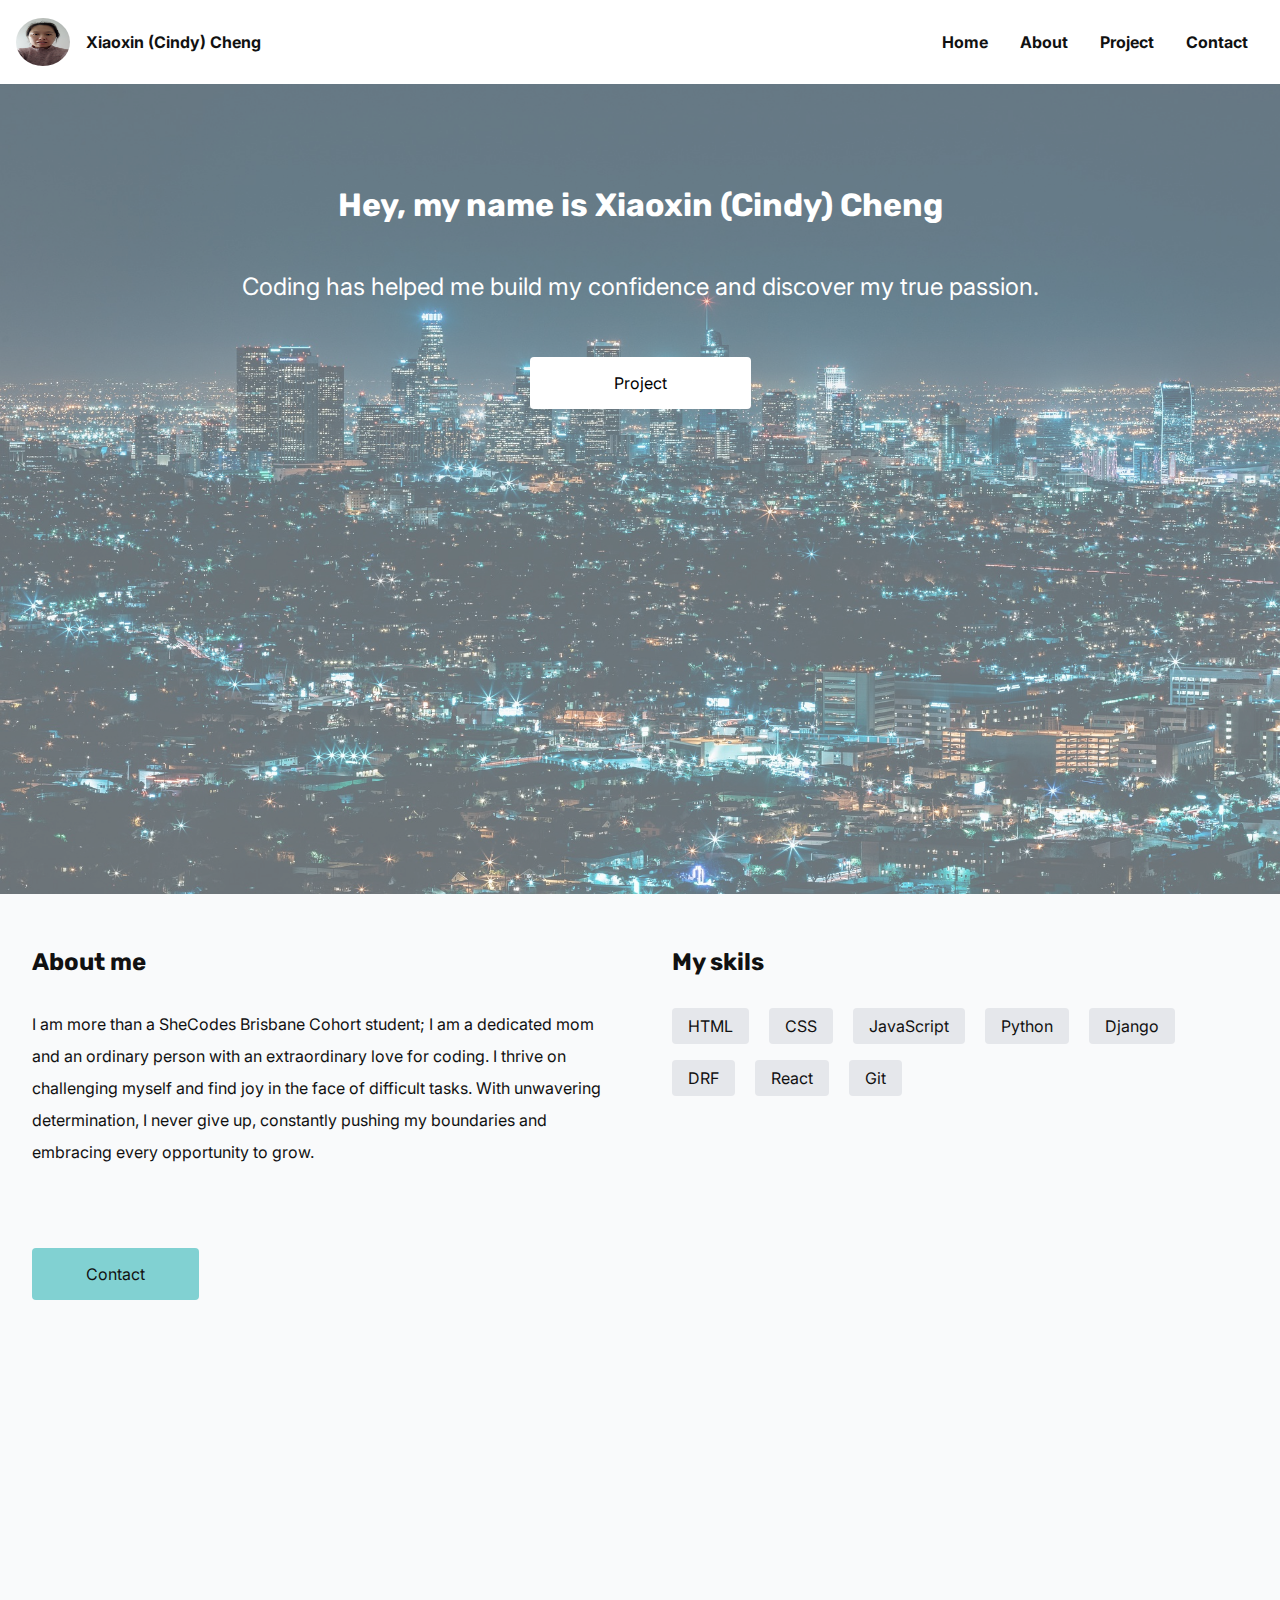
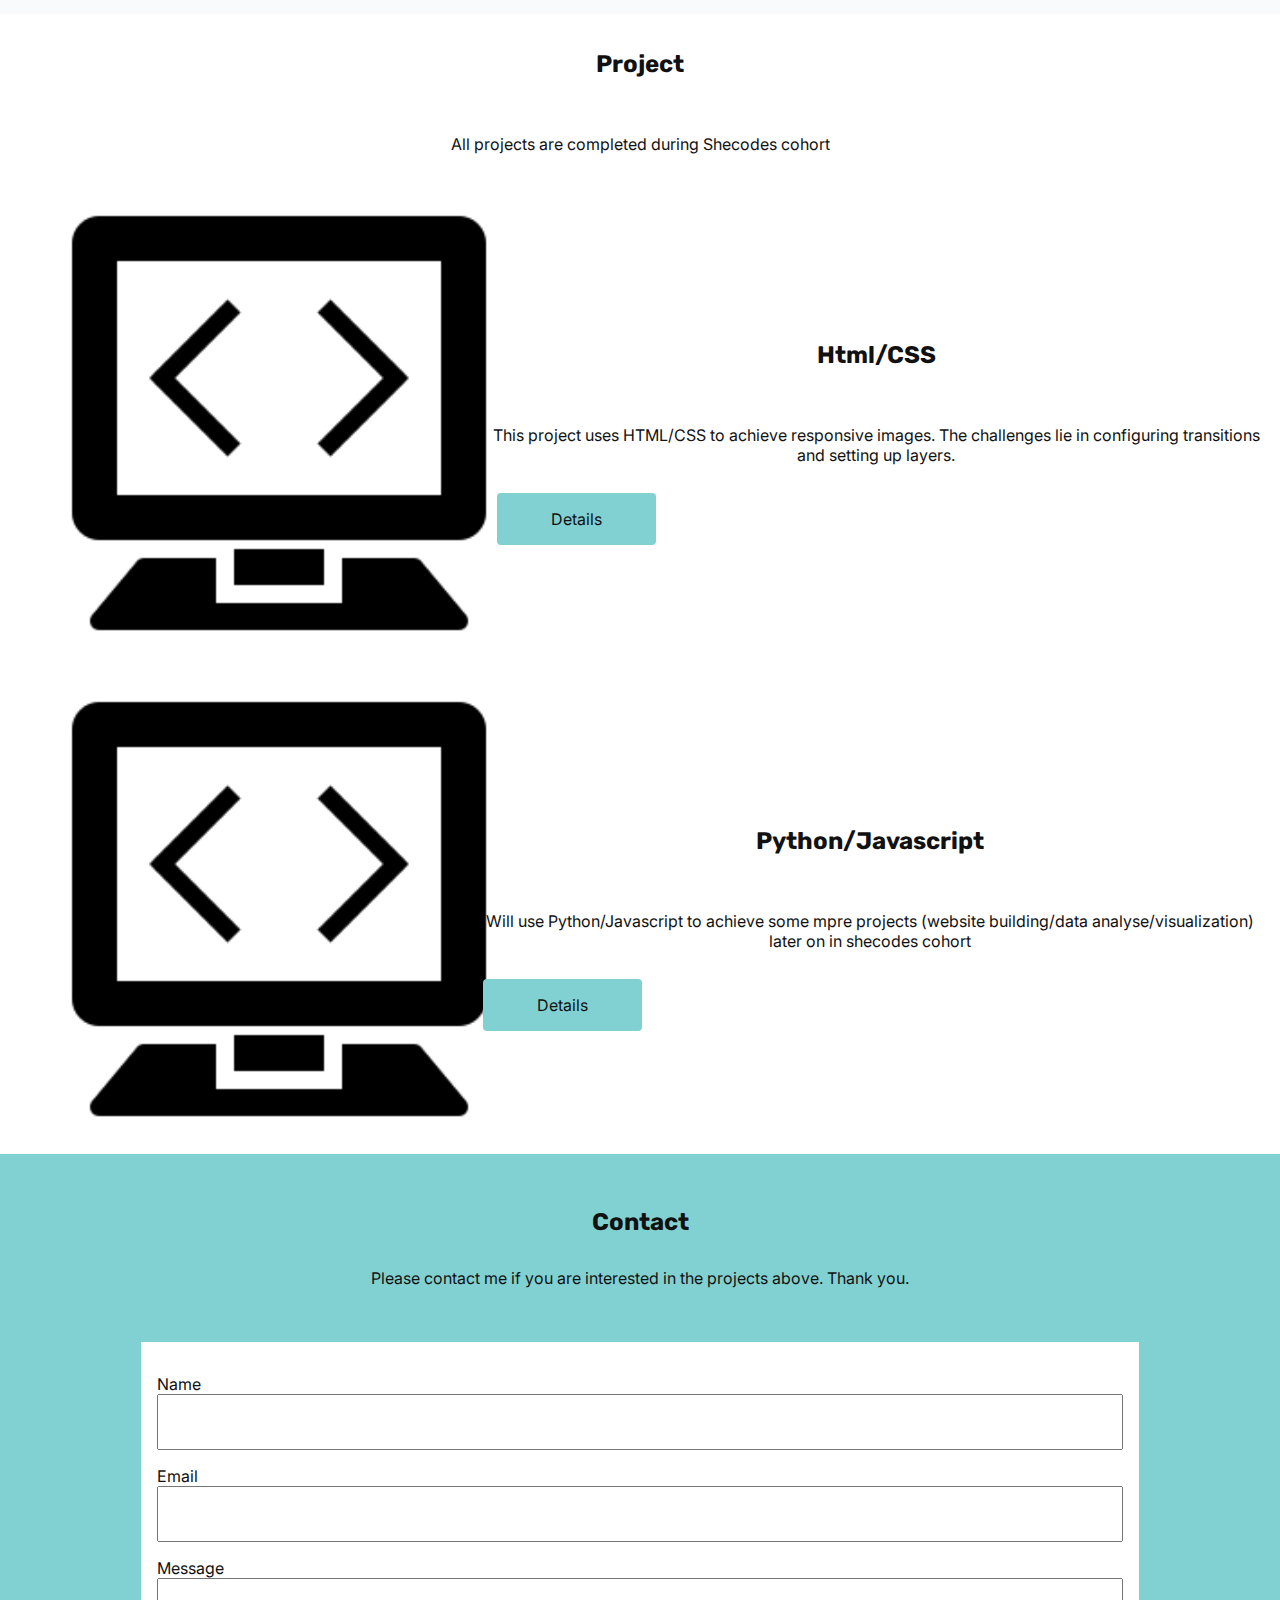
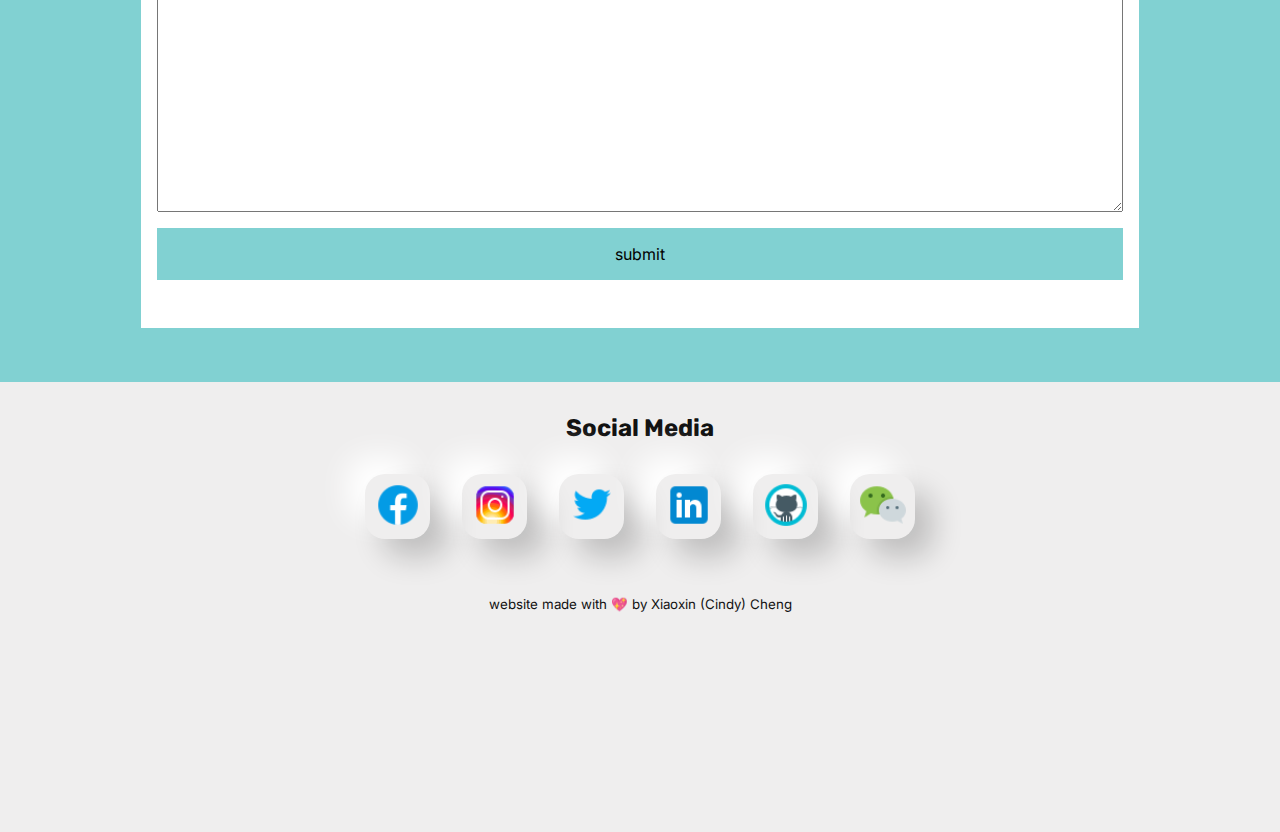
<file: index.html>
<!DOCTYPE html>
<html lang="en">
  <head>
    <meta charset="UTF-8" />
    <meta http-equiv="X-UA-Compatible" content="IE=edge" />
    <meta name="viewport" content="width=device-width, initial-scale=1.0" />
    <title>Cindy Cheng's Portfolio</title>
    <link rel="stylesheet" href="css/portfolio.css" />
  </head>
  <header>
    <div id="header_container">
      <div class="header_logocontainer">
        <img src="image/personal_photo.jpg" alt="" />
        <p>Xiaoxin (Cindy) Cheng</p>
      </div>
      <button class="hamburger_button">
        <svg
          xmlns="http://www.w3.org/2000/svg"
          viewBox="0 0 24 24"
          fill="currentColor"
          class="hamburger-icon"
        >
          <path
            fill-rule="evenodd"
            d="M3 6.75A.75.75 0 013.75 6h16.5a.75.75 0 010 1.5H3.75A.75.75 0 013 6.75zM3 12a.75.75 0 01.75-.75h16.5a.75.75 0 010 1.5H3.75A.75.75 0 013 12zm0 5.25a.75.75 0 01.75-.75h16.5a.75.75 0 010 1.5H3.75a.75.75 0 01-.75-.75z"
            clip-rule="evenodd"
          />
        </svg>
      </button>

      <div class="header_nav">
        <ul>
          <li>
            <a href="#header_container">Home</a>
          </li>
        </ul>
        <ul>
          <li>
            <a href="#homeabout">About</a>
          </li>
        </ul>
        <ul>
          <li>
            <a href="#project">Project</a>
          </li>
        </ul>
        <ul>
          <li>
            <a href="#contact">Contact</a>
          </li>
        </ul>
      </div>
    </div>
    <div class="mobileheader_nav display-none">
      <ul>
        <li>
          <a href="#header_container">Home</a>
        </li>
      </ul>
      <ul>
        <li>
          <a href="#homeabout">About</a>
        </li>
      </ul>
      <ul>
        <li>
          <a href="#project">Project</a>
        </li>
      </ul>
      <ul>
        <li>
          <a href="#contact">Contact</a>
        </li>
      </ul>
    </div>
  </header>
  <body>
    <section id="homehero">
      <img src="image/architecture-1868667_1920.jpg" alt="background image" />
      <div class="homehero_content">
        <h1>Hey, my name is Xiaoxin (Cindy) Cheng</h1>
        <p>
          Coding has helped me build my confidence and discover my true passion.
        </p>
        <a href="#project" class="homehero_btn">Project</a>
      </div>
    </section>
    <section id="homeabout">
      <div class="intro">
        <h2>About me</h2>
        <p>
          I am more than a SheCodes Brisbane Cohort student; I am a dedicated
          mom and an ordinary person with an extraordinary love for coding. I
          thrive on challenging myself and find joy in the face of difficult
          tasks. With unwavering determination, I never give up, constantly
          pushing my boundaries and embracing every opportunity to grow.
        </p>
        <a class="primary_btn" href="#contact">Contact</a>
      </div>
      <div class="skills">
        <h2>My skils</h2>

        <div>HTML</div>
        <div>CSS</div>
        <div>JavaScript</div>
        <div>Python</div>
        <div>Django</div>
        <div>DRF</div>
        <div>React</div>
        <div>Git</div>
      </div>
    </section>
    <section id="project">
      <h2>Project</h2>
      <p>All projects are completed during Shecodes cohort</p>
      <div class="project1">
        <div class="image">
          <img src="image/icons8-coding-250.png" href="#" />
        </div>
        <div>
          <h2>Html/CSS</h2>
          <p>
            This project uses HTML/CSS to achieve responsive images. The
            challenges lie in configuring transitions and setting up layers.
          </p>
          <a href="project1.html" class="primary_btn">Details</a>
        </div>
      </div>
      <div class="project2">
        <div class="image">
          <img src="image/icons8-coding-250.png" href="#" />
        </div>
        <div>
          <h2>Python/Javascript</h2>
          <p>
            Will use Python/Javascript to achieve some mpre projects (website
            building/data analyse/visualization) later on in shecodes cohort
          </p>
          <a href="" class="primary_btn">Details</a>
        </div>
      </div>
    </section>
    <section id="contact">
      <h2>Contact</h2>
      <p>
        Please contact me if you are interested in the projects above. Thank
        you.
      </p>
      <form action="https://formspree.io/f/mzbqwgpa" method="post">
        <label for="Name">Name</label>
        <input tyle="text" name="name" />
        <lable for="Email">Email</lable>
        <input tyle="email" name="email" />
        <lable for="Message">Message</lable>
        <textarea name="message" rows="10px"></textarea>
        <input type="submit" value="submit" />
      </form>
    </section>
  </body>
  <footer>
    <h2>Social Media</h2>
    <div class="media">
      <div class="media_icon">
        <a href="https://github.com/cindycheng061/portfolio">
          <img src="image/icons8-facebook-48.png" alt="iconfb" />
        </a>
      </div>
      <div class="media_icon">
        <a href="https://github.com/cindycheng061/portfolio">
          <img src="image/icons8-instagram-48.png" alt="iconins" />
        </a>
      </div>
      <div class="media_icon">
        <a href="https://github.com/cindycheng061/portfolio">
          <img src="image/icons8-twitter-48.png" alt="icontwitter" />
        </a>
      </div>
      <div class="media_icon">
        <a href="https://github.com/cindycheng061/portfolio">
          <img src="image/icons8-linkedin-48.png" alt="iconlinkein" />
        </a>
      </div>
      <div class="media_icon">
        <a href="https://github.com/cindycheng061/portfolio">
          <img src="image/icons8-github-48.png" />
        </a>
      </div>
      <div class="media_icon">
        <a href="https://github.com/cindycheng061/portfolio">
          <img src="image/icons8-wechat-48.png" alt="iconwechat" />
        </a>
      </div>
    </div>
    <small>website made with 💖 by Xiaoxin (Cindy) Cheng</small>
  </footer>
  <script src="js/script.js"></script>
</html>
</file>
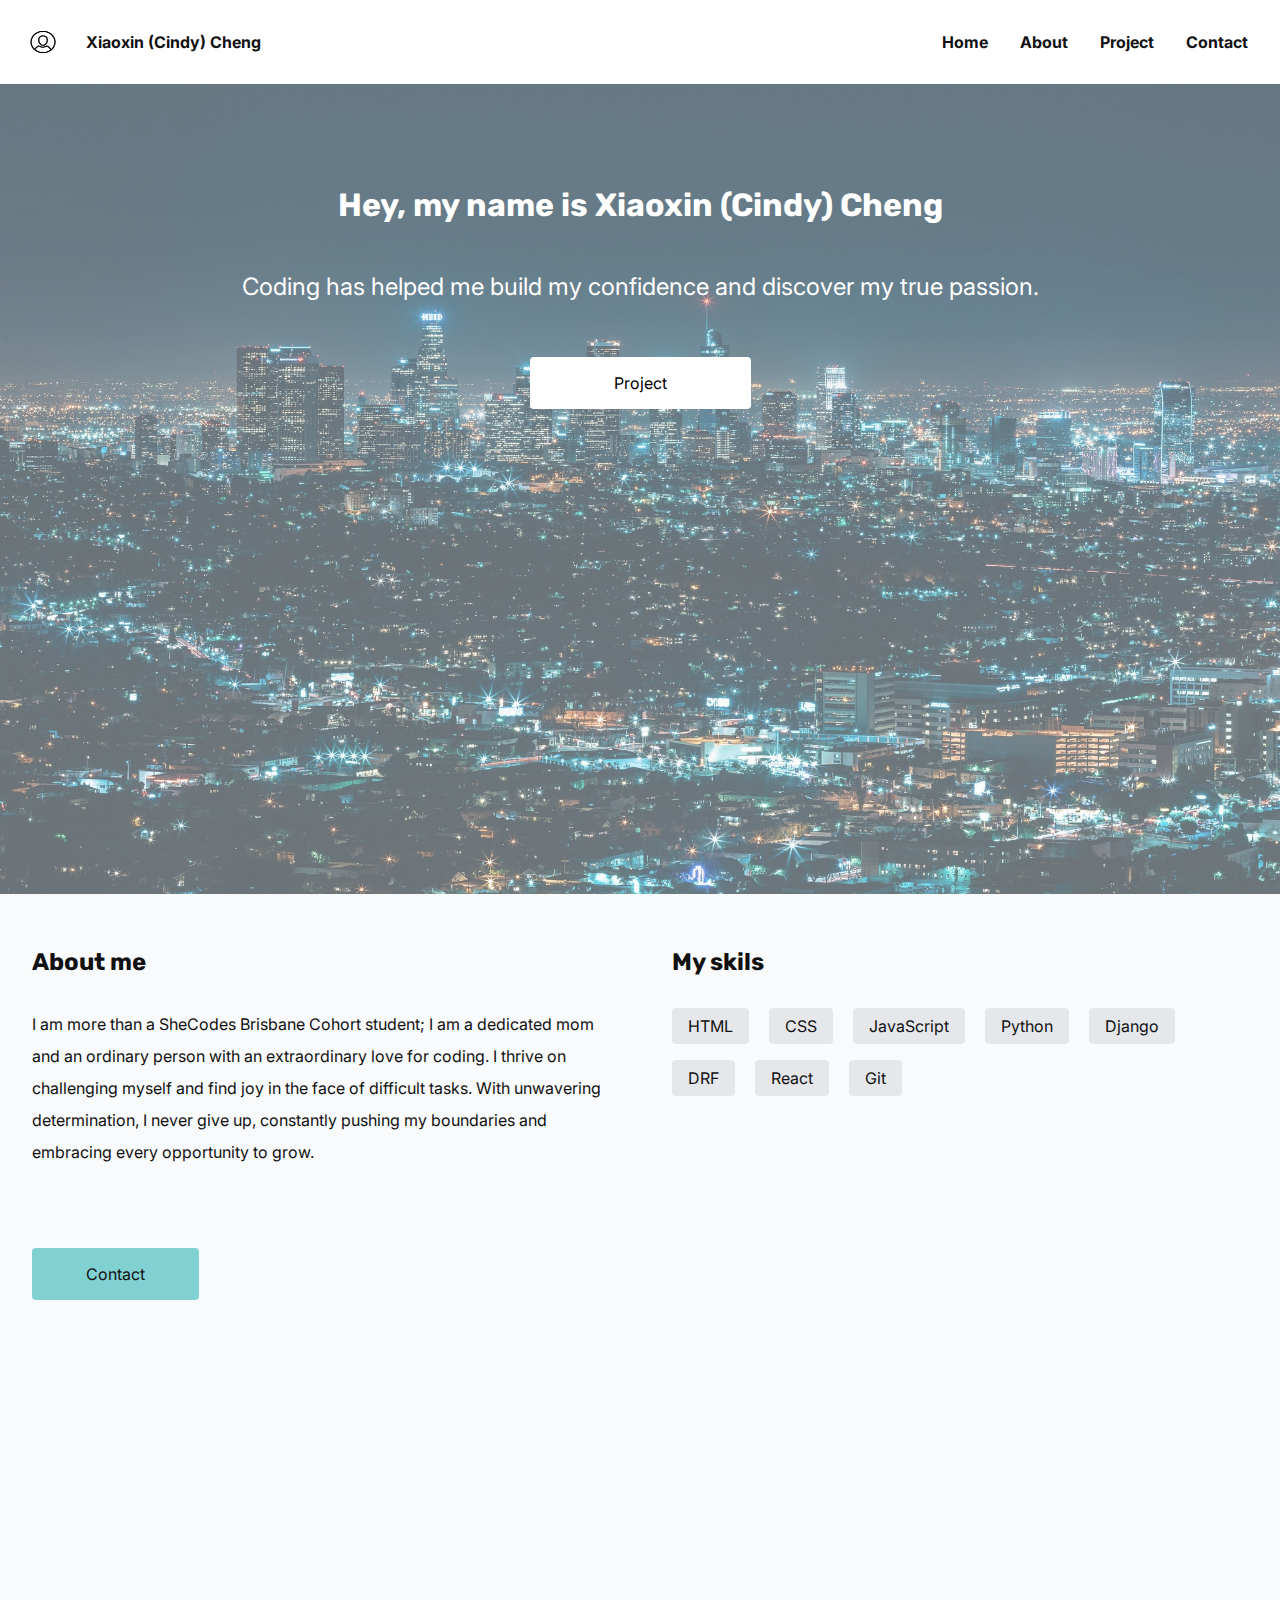
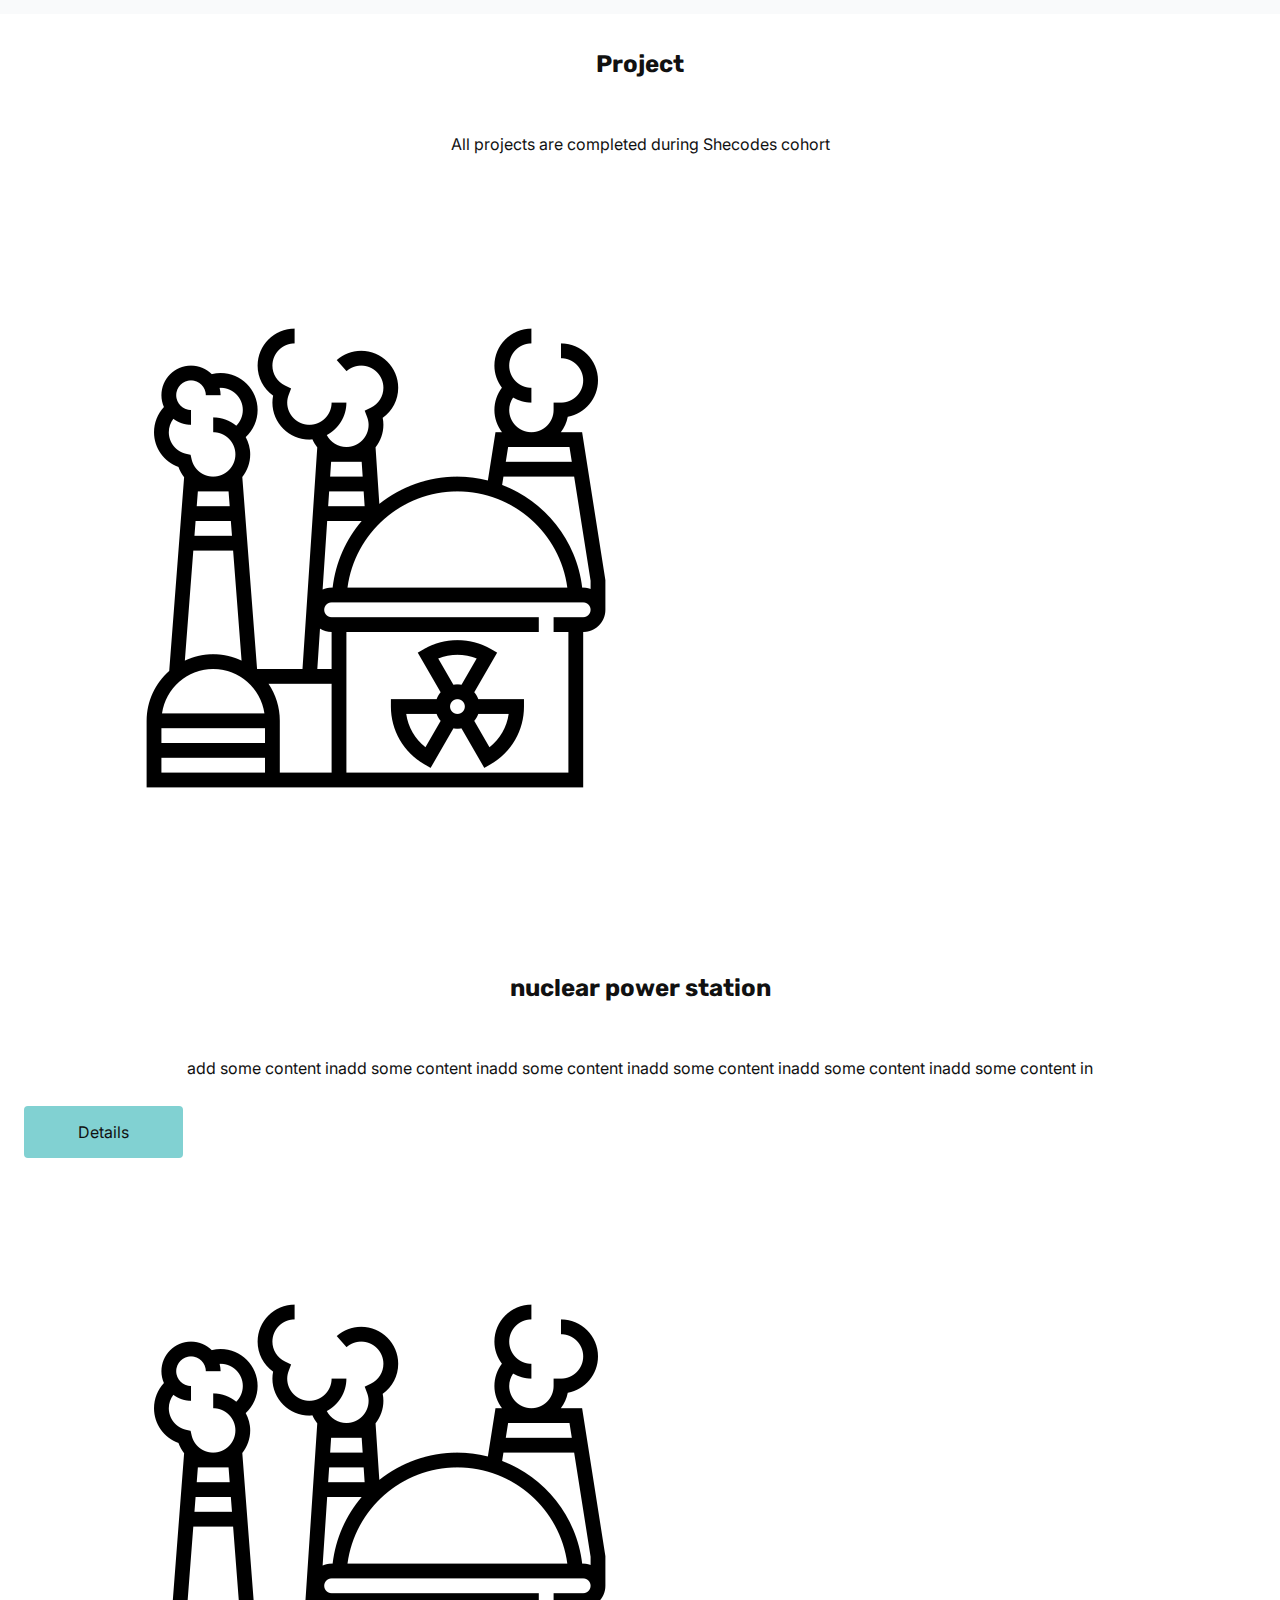
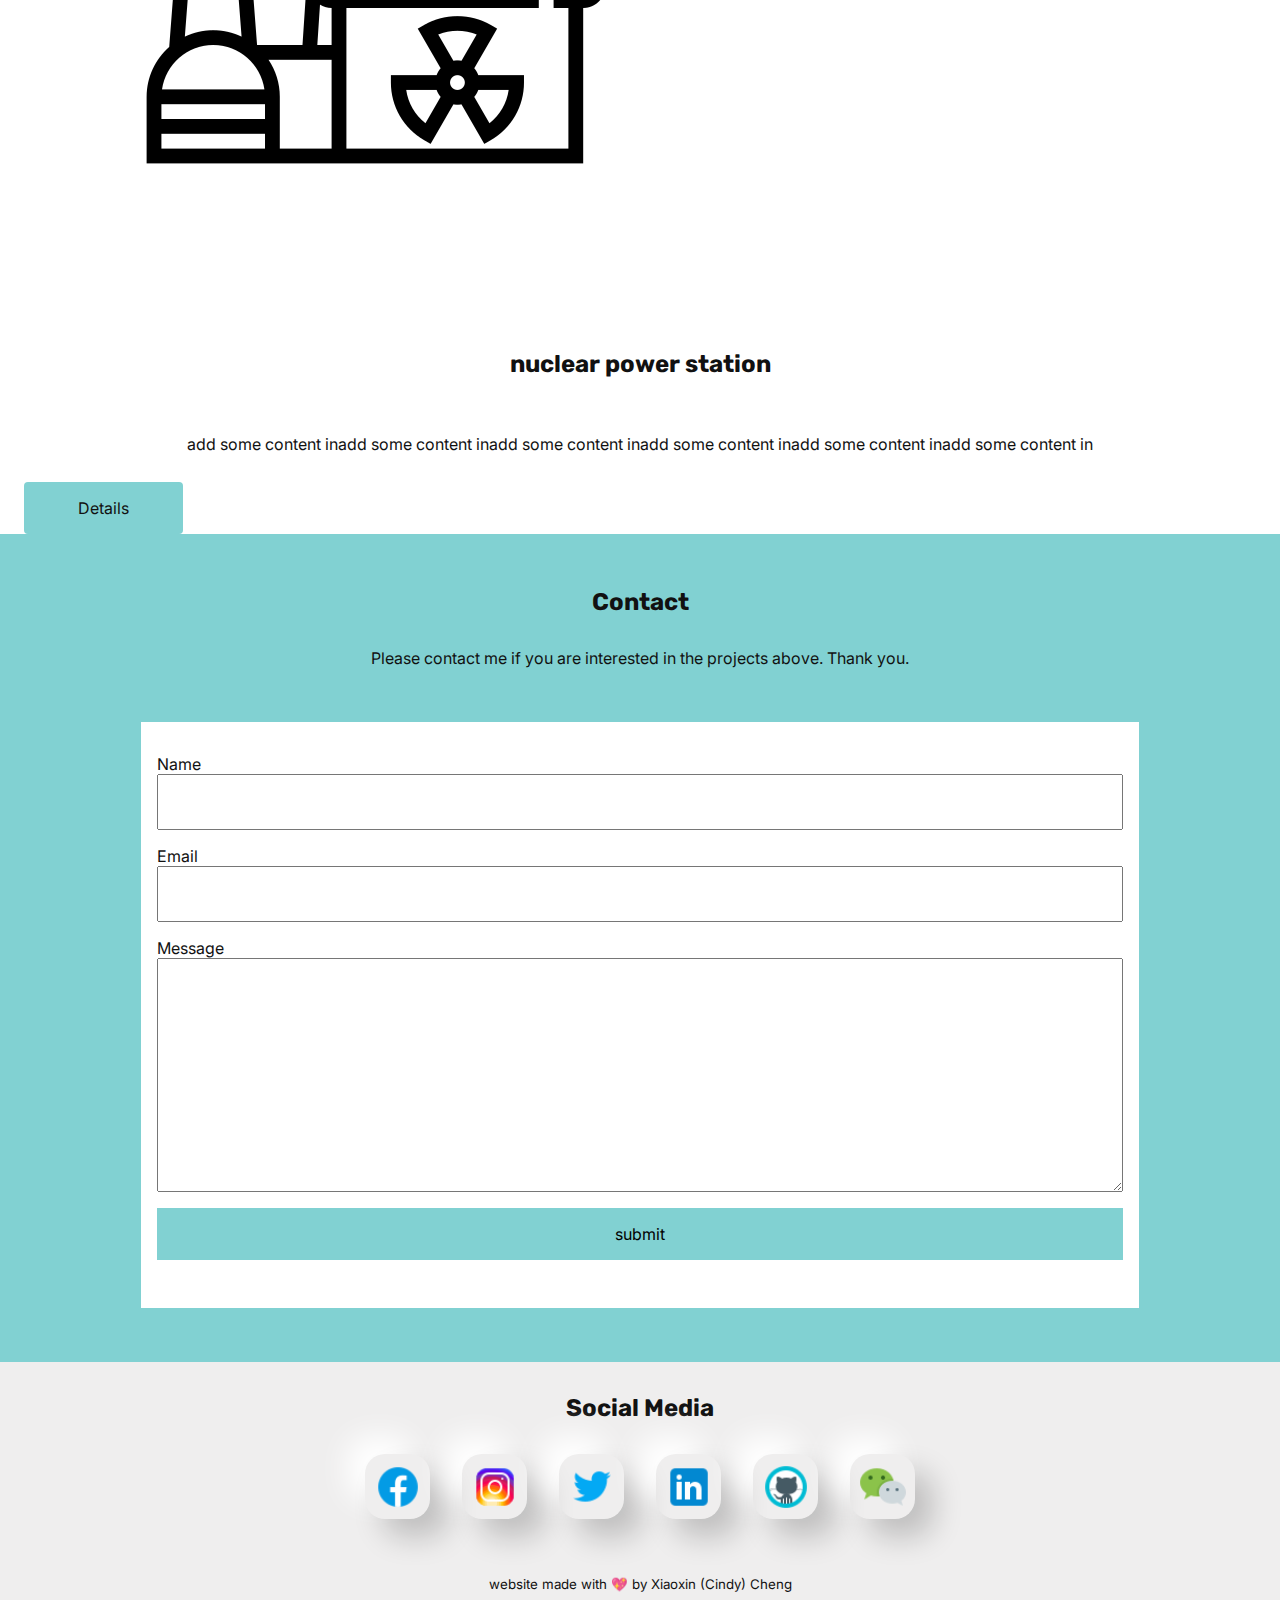
<file: portfolio.html>
<!DOCTYPE html>
<html lang="en">
  <head>
    <meta charset="UTF-8" />
    <meta http-equiv="X-UA-Compatible" content="IE=edge" />
    <meta name="viewport" content="width=device-width, initial-scale=1.0" />
    <title>Cindy Cheng's Portfolio</title>
    <link rel="stylesheet" href="css/portfolio.css" />
  </head>
  <header>
    <div id="header_container">
      <div class="header_logocontainer">
        <img src="image/personal_photo.png" alt="" />
        <p>Xiaoxin (Cindy) Cheng</p>
      </div>
      <div class="header_nav">
        <ul>
          <li>
            <a href="#header_container">Home</a>
          </li>
        </ul>
        <ul>
          <li>
            <a href="#homeabout">About</a>
          </li>
        </ul>
        <ul>
          <li>
            <a href="#project">Project</a>
          </li>
        </ul>
        <ul>
          <li>
            <a href="#contact">Contact</a>
          </li>
        </ul>
      </div>
    </div>
  </header>
  <body>
    <section id="homehero">
      <img src="image/architecture-1868667_1920.jpg" alt="background image" />
      <div class="homehero_content">
        <h1>Hey, my name is Xiaoxin (Cindy) Cheng</h1>
        <p>
          Coding has helped me build my confidence and discover my true passion.
        </p>
        <a href="#project" class="homehero_btn">Project</a>
      </div>
    </section>
    <section id="homeabout">
      <div class="intro">
        <h2>About me</h2>
        <p>
          I am more than a SheCodes Brisbane Cohort student; I am a dedicated
          mom and an ordinary person with an extraordinary love for coding. I
          thrive on challenging myself and find joy in the face of difficult
          tasks. With unwavering determination, I never give up, constantly
          pushing my boundaries and embracing every opportunity to grow.
        </p>
        <a class="primary_btn" href="#contact">Contact</a>
      </div>
      <div class="skills">
        <h2>My skils</h2>

        <div>HTML</div>
        <div>CSS</div>
        <div>JavaScript</div>
        <div>Python</div>
        <div>Django</div>
        <div>DRF</div>
        <div>React</div>
        <div>Git</div>
      </div>
    </section>
    <section id="project">
      <h2>Project</h2>
      <p>All projects are completed during Shecodes cohort</p>
      <div class="projectone">
        <div><img src="image/powerstation.png" href="#" /></div>
        <div>
          <h2>nuclear power station</h2>
          <p>
            add some content inadd some content inadd some content inadd some
            content inadd some content inadd some content in
          </p>
          <a href="project1.html" class="primary_btn">Details</a>
        </div>
      </div>
      <div class="projectone">
        <div><img src="image/powerstation.png" href="#" /></div>
        <div>
          <h2>nuclear power station</h2>
          <p>
            add some content inadd some content inadd some content inadd some
            content inadd some content inadd some content in
          </p>
          <a href="" class="primary_btn">Details</a>
        </div>
      </div>
    </section>
    <section id="contact">
      <h2>Contact</h2>
      <p>
        Please contact me if you are interested in the projects above. Thank
        you.
      </p>
      <form action="https://formspree.io/f/mzbqwgpa" method="post">
        <label for="Name">Name</label>
        <input tyle="text" name="name" />
        <lable for="Email">Email</lable>
        <input tyle="email" name="email" />
        <lable for="Message">Message</lable>
        <textarea name="message" rows="10px"></textarea>
        <input type="submit" value="submit" />
      </form>
    </section>
  </body>
  <footer>
    <h2>Social Media</h2>
    <div class="media">
      <div class="media_icon">
        <img src="image/icons8-facebook-48.png" href="#" />
      </div>
      <div class="media_icon">
        <img src="image/icons8-instagram-48.png" href="#" />
      </div>
      <div class="media_icon">
        <img src="image/icons8-twitter-48.png" href="#" />
      </div>
      <div class="media_icon">
        <img src="image/icons8-linkedin-48.png" href="#" />
      </div>
      <div class="media_icon">
        <img src="image/icons8-github-48.png" href="#" />
      </div>
      <div class="media_icon">
        <img src="image/icons8-wechat-48.png" href="#" />
      </div>
    </div>
    <small>website made with 💖 by Xiaoxin (Cindy) Cheng</small>
  </footer>
</html>
</file>
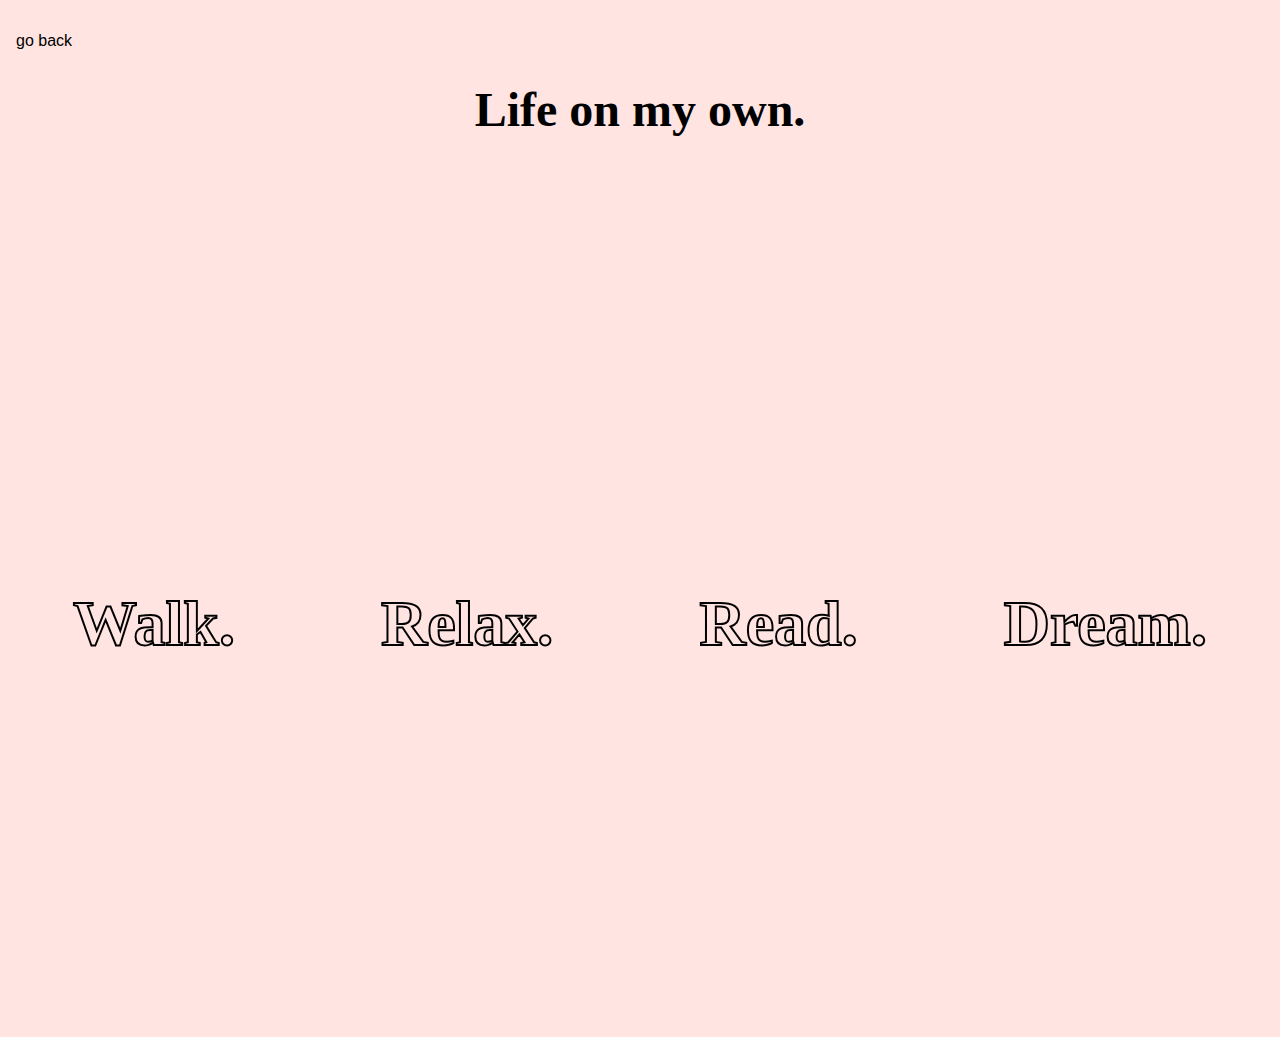
<file: project1.html>
<!DOCTYPE html>
<html lang="en">
  <head>
    <meta charset="UTF-8" />
    <meta http-equiv="X-UA-Compatible" content="IE=edge" />
    <meta name="viewport" content="width=device-width, initial-scale=1.0" />
    <title>Document</title>
    <style>
      * {
        margin: 0;
        padding: 0;
        font-family: "poppins", sans-serif;
        box-sizing: border-box;
      }
      a {
        text-decoration: none;
        color: black;
        display: block;
        background-color: mistyrose;
        padding: 32px 16px;
      }
      h2 {
        background-color: mistyrose;
        font-size: 1.5rem;
        font-family: cursive;
        text-align: center;
      }

      .hero {
        width: 100%;
        height: 100vh;
        background-color: mistyrose;
        position: relative;
        display: flex;
        justify-content: space-around;
      }

      .hero h1 {
        font-size: 1.5rem;
        position: relative;
        z-index: 2;
        -webkit-text-fill-color: transparent;
        -webkit-text-stroke: 2px black;
        cursor: pointer;
        top: 50%;
        text-align: center;
        font-family: cursive;
      }
      @media (min-width: 768px) {
        .hero h1 {
          font-size: 4rem;
          position: relative;
          z-index: 2;
          -webkit-text-fill-color: transparent;
          -webkit-text-stroke: 2px black;
          cursor: pointer;
          top: 50%;
          text-align: center;
          font-family: cursive;
        }
        h2 {
          font-size: 3rem;
        }
      }
      .walk {
        height: 100%;
        width: 25%;
        position: absolute;
        top: 0;
        left: 0;
        opacity: 0;
        transition: 0.5s ease;
      }
      .relax {
        height: 100%;
        width: 25%;
        position: absolute;
        top: 0;
        left: 25%;
        opacity: 0;
        transition: 0.5s ease;
      }
      .read {
        height: 100%;
        width: 25%;
        position: absolute;
        top: 0;
        right: 25%;
        opacity: 0;
        transition: 0.5s ease;
      }
      .dream {
        height: 100%;
        width: 25%;
        position: absolute;
        top: 0;
        right: 0;
        opacity: 0;
        transition: 0.5s ease;
      }
      .container {
        position: relative;
      }
      .container1:hover h1 {
        -webkit-text-fill-color: black;
        transform: translateY(-10px);
      }
      .container1:hover img {
        opacity: 1;
      }

      .container2:hover h1 {
        -webkit-text-fill-color: black;
        transform: translateY(-10px);
      }
      .container2:hover img {
        opacity: 1;
      }
      .container3:hover h1 {
        -webkit-text-fill-color: black;
        transform: translateY(-10px);
      }
      .container3:hover img {
        opacity: 1;
      }
      .container4:hover h1 {
        -webkit-text-fill-color: black;
        transform: translateY(-10px);
      }
      .container4:hover img {
        opacity: 1;
      }
    </style>
  </head>
  <body>
    <a href="index.html">go back</a>
    <h2>Life on my own.</h2>
    <div class="hero">
      <div class="container1">
        <h1>Walk.</h1>
        <img src="image/Walk.jpg" alt="walk" class="walk" />
      </div>
      <div class="container2">
        <h1>Relax.</h1>
        <img src="image/Relax.jpg" alt="relax" class="relax" />
      </div>

      <div class="container3">
        <h1>Read.</h1>
        <img src="image/Read.jpg" alt="read" class="read" />
      </div>
      <div class="container4">
        <h1>Dream.</h1>
        <img src="image/Dream.jpg" alt="relax" class="dream" />
      </div>
    </div>
  </body>
</html>
</file>
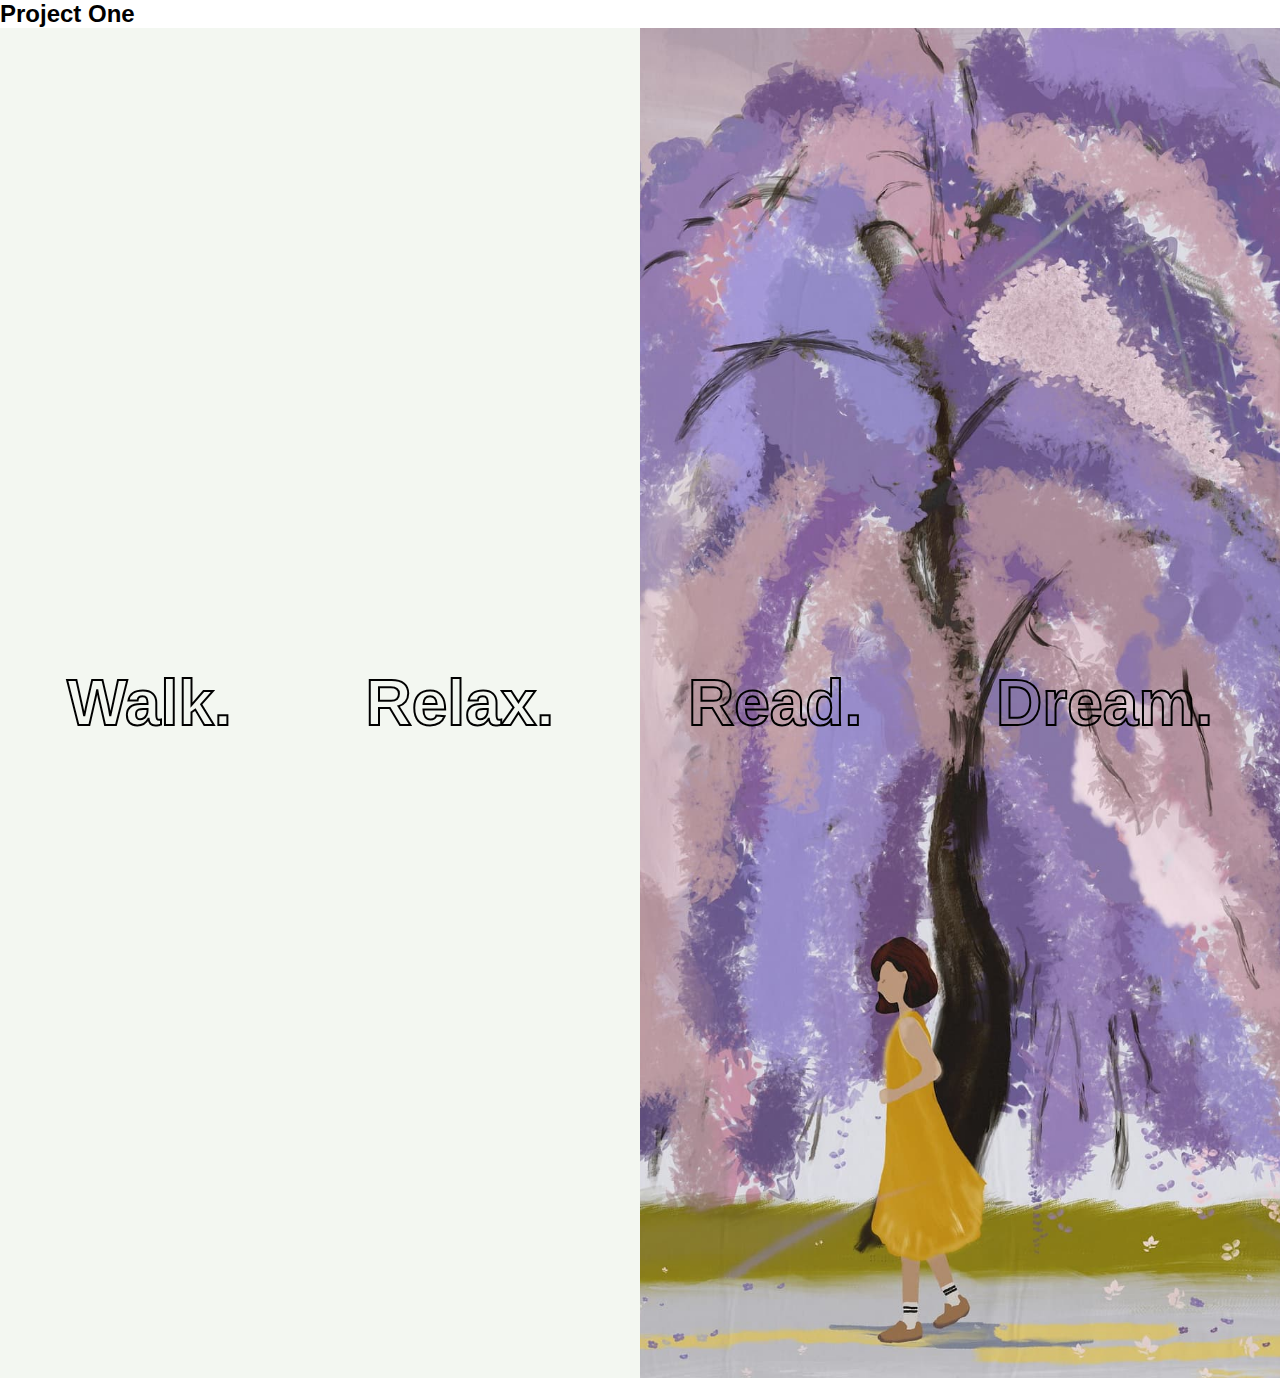
<file: projecttest.html>
<!DOCTYPE html>
<html lang="en">
<head>
    <meta charset="UTF-8">
    <meta http-equiv="X-UA-Compatible" content="IE=edge">
    <meta name="viewport" content="width=device-width, initial-scale=1.0">
    <title>Document</title>
</head>
<body>
    <title>Project One-Image Gallery</title>
    <style>
      * {
        margin: 0;
        padding: 0;
        font-family: "poppins", sans-serif;
        box-sizing: border-box;
      }
      .hero {
        width: 100%;
        height: 150vh;
        background-color: #f3f7f1;
        position: relative;
        display: flex;
        align-items: center;
        justify-content: space-around;
      }
      .hero h1 {
        font-size: 4rem;
        position: relative;
        z-index: 2;
        -webkit-text-fill-color: transparent;
        -webkit-text-stroke: 2px black;
        cursor: pointer;
        transition: all 0.5s ease;
      }
     
      .hero h1:hover {
        -webkit-text-fill-color: black;
        transform: translateY(-10px);
      }
    
       

      

      .img_box {
        justify-content: center;
        text-align: center;
        position: absolute;
        top: 0;
        right: 0;
        height: 100%;
        width: 50%;
        background-image: url(image/Walk.jpg);
        background-size: cover;
        background-position: center;
      }
    </style>
  </head>
  <header>
    <h2>Project One</h2>
  </header>
  <body>
    <div class="hero">
      <h1 id="walk">Walk.</h1>
      <h1 id="relax">Relax.</h1>
      <h1 id="read">Read.</h1>
      <h1 id="dream">Dream.</h1>
      <div id="image-box" class="img_box"></div>
      <script src="project1.js"></script>
    </div>
  </body>
</html>

</body>
</html>
</file>
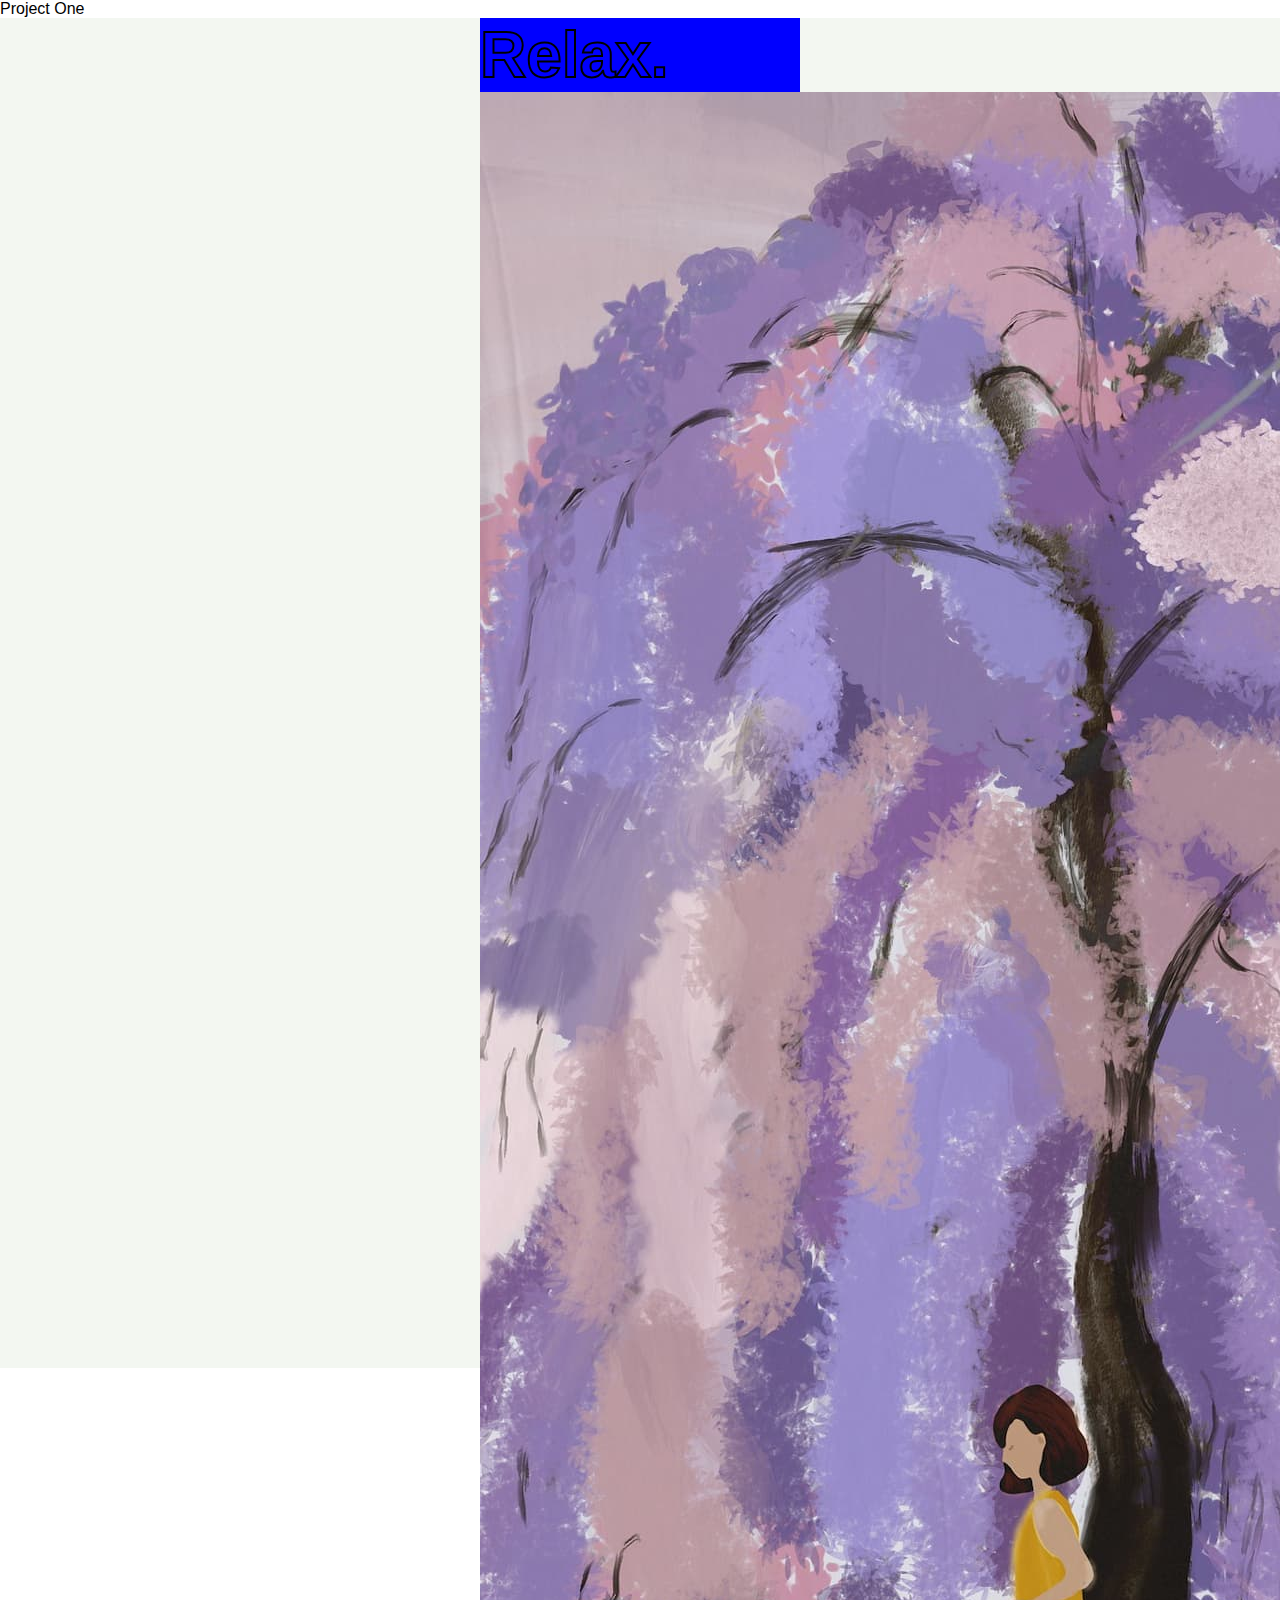
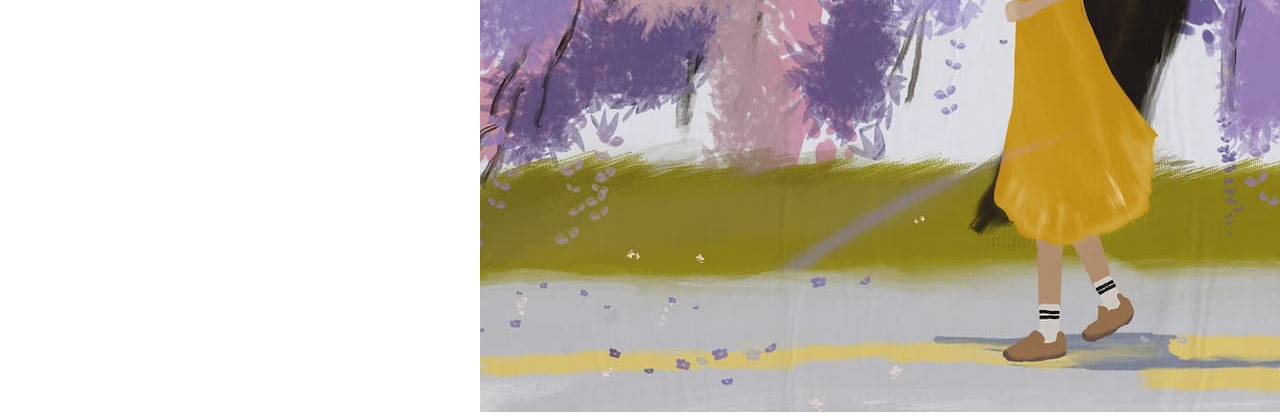
<file: projecttest1.html>
<!DOCTYPE html>
<html lang="en">
  <head>
    <meta charset="UTF-8" />
    <meta http-equiv="X-UA-Compatible" content="IE=edge" />
    <meta name="viewport" content="width=device-width, initial-scale=1.0" />
    <title>Project One-Image Gallery</title>
    <style>
      * {
        margin: 0;
        padding: 0;
        font-family: "poppins", sans-serif;
        box-sizing: border-box;
      }
      .hero {
        width: 100%;
        height: 150vh;
        background-color: #f3f7f1;
        position: relative;
        display: flex;
        align-items: center;
        justify-content: space-around;
      }
      .hero .container1{
        height: 100%;
        width:25%;
        background-color: blue;
        top:0;
        left:0;
      }
      .hero h1 {
        font-size: 4rem;
        position: relative;
        z-index: 2;
        -webkit-text-fill-color: transparent;
        -webkit-text-stroke: 2px black;
        cursor: pointer;
    </style>
  </head>
  <header>
    <p>Project One</p>
  </header>
  <body>
    <div class="hero">
      <div class="container1">
        <h1>Relax.</h1>
        <div class="overlay1">
          <img src="image/Walk.jpg" alt="walk" />
        </div>
      </div>
    </div>
  </body>
</html>
</file>
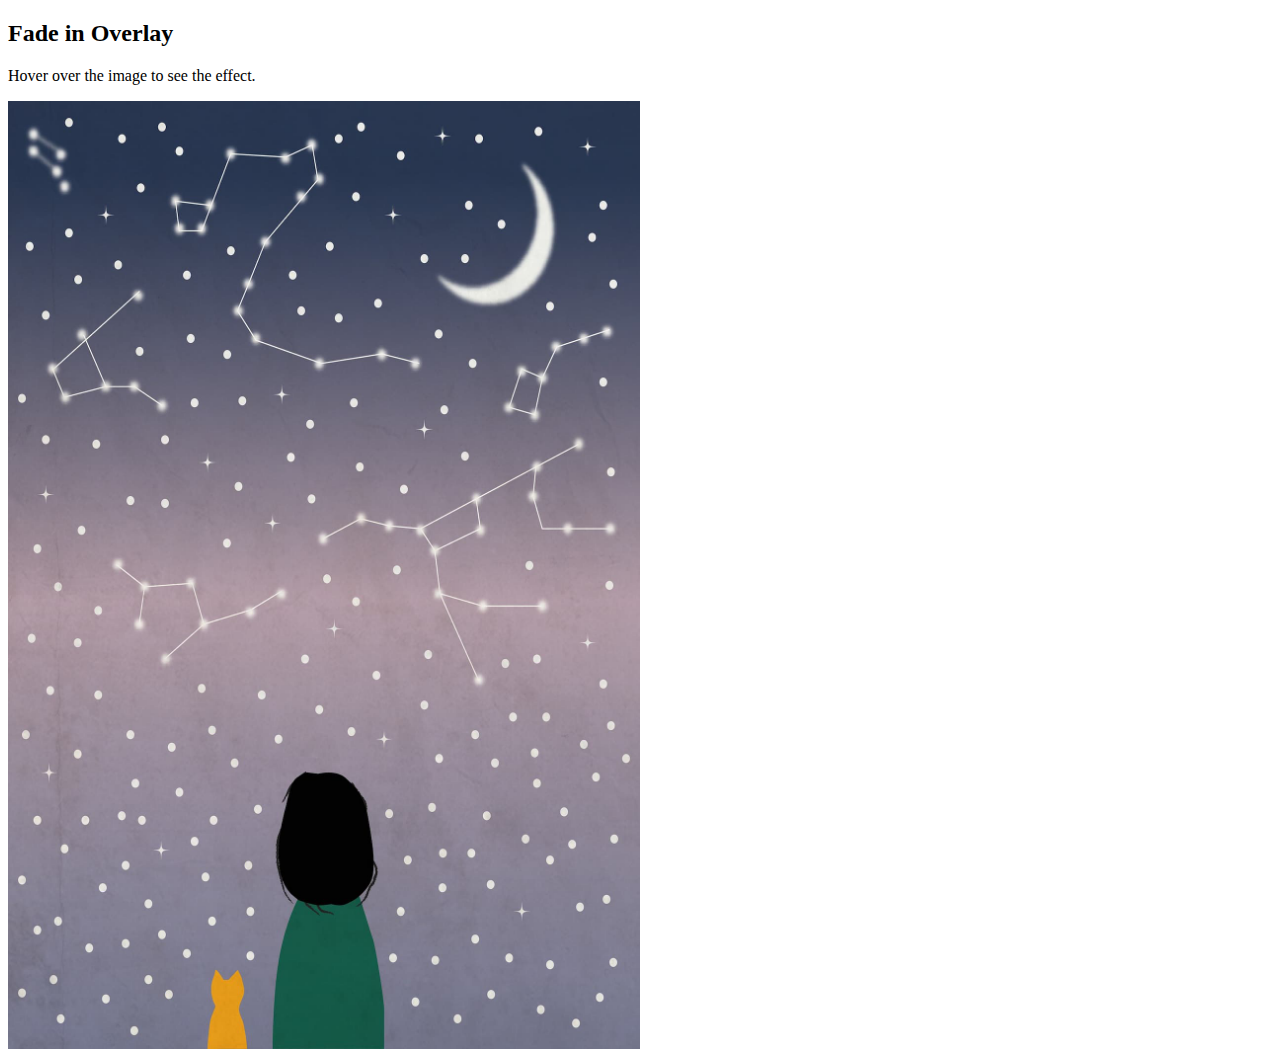
<file: test.html>
<!DOCTYPE html>
<html>
  <head>
    <meta name="viewport" content="width=device-width, initial-scale=1" />
    <style>
      .container {
        position: relative;
        width: 50%;
      }

      .image {
        display: block;
        width: 100%;
        height: auto;
      }

      .overlay {
        position: absolute;
        top: 0;
        left: 0;
        right: 0;
        height: 100%;
        width: 100%;
        opacity: 0;
        transition: 0.5s ease;
        background-color: #008cba;
      }

      .container:hover .overlay {
        opacity: 1;
      }

      .text {
        color: white;
        font-size: 20px;
        position: absolute;
        top: 50%;
        left: 50%;
        -webkit-transform: translate(-50%, -50%);
        -ms-transform: translate(-50%, -50%);
        transform: translate(-50%, -50%);
        text-align: center;
      }
    </style>
  </head>
  <body>
    <h2>Fade in Overlay</h2>
    <p>Hover over the image to see the effect.</p>

    <div class="container">
      <img src="image/Dream.jpg" alt="Avatar" class="image" />
      <div class="overlay">
        <div class="text">Hello World</div>
      </div>
    </div>
  </body>
</html>
</file>
<file: css/portfolio.css>
/* Base HTML Styles */
@import url("https://fonts.googleapis.com/css2?family=Inter&family=Rubik:ital,wght@0,400;0,700;1,400&display=swap");

:root {
  --pink: #f38fb1;
  --yellow: #f4d040;
  --green: #57d68d;
  --blue: #5dade2;
  --black: #111111;
  --gray: #c3c3c3;
}

/* CSS Reset */

html {
  box-sizing: border-box;
  font-size: 16px;
  font-family: "Inter", sans-serif;
  color: var(--black);
  scroll-behavior: smooth;
}

*,
*:before,
*:after {
  box-sizing: inherit;
}

h1,
h2,
h3,
h4,
h5,
h6 {
  font-family: "Rubik", sans-serif;
}

body,
h1,
h2,
h3,
h4,
h5,
h6,
p,
ol,
ul {
  margin: 0;
  padding: 0;
}

ol,
ul {
  list-style: none;
}

img {
  max-width: 100%;
  height: auto;
}

input,
button,
textarea,
select {
  font: inherit;
}
/* general */
h2 {
  margin-bottom: 32px;
}
/* header*/
header button {
  all: unset;
}
.hamburger-icon {
  height: 50px;
}
.header_logocontainer img {
  height: 48px;
  width: 54px;
  border-radius: 50%;
}
.header_logocontainer p {
  font-weight: bolder;
}
.header_logocontainer {
  display: flex;
  align-items: center;
  gap: 16px;
}
.header_nav a {
  text-decoration: none;
  color: var(--black);
  display: block;
  text-align: right;
  padding: 16px 16px;
  font-weight: bolder;
}

.header_nav {
  display: none;
}
.mobileheader_nav a {
  text-decoration: none;
  color: black;
  display: block;
  padding: 16px;
  text-align: right;
}
.display-none {
  display: none;
}
@media (min-width: 768px) {
  .mobileheader_nav {
    display: none;
  }
  .hamburger-icon {
    display: none;
  }
  .header_nav {
    display: flex;
  }
}
#header_container {
  display: flex;
  justify-content: space-between;
  padding: 16px 16px;
}
/* Home Section One */

#homehero {
  position: relative;
  width: 100%;
  height: 90vh;
}

#homehero img {
  opacity: 0.6;
  width: 100%;
  height: inherit;
  margin-bottom: 32px;
}

.homehero_content {
  position: absolute;
  top: 16px;
  opacity: 2;
  text-align: center;
  left: 16px;
  right: 16px;
  color: white;
}
@media (min-width: 768px) {
  .homehero_content {
    position: absolute;
    top: 54px;
    opacity: 2;
    text-align: center;
    left: 32px;
    right: 32px;
    color: white;
  }
}
#homehero h1 {
  font-size: 1.2rem;
  padding: 48px 8px;
}
#homehero p {
  font-size: 1rem;
  margin-bottom: 56px;
  margin-left: 8px;
  margin-right: 8px;
}

.homehero_btn {
  color: black;
  text-decoration: none;
  border-radius: 4px;
  background-color: white;
  padding: 16px 54px;
  font-size: 1rem;
  display: inline-block;
  transition: all 0.3s ease-in-out;
}
.homehero_btn:hover {
  outline: 1px solid black;
  box-shadow: 18px 18px 30px rgba(0, 0, 0, 0.5),
    -18px -18px 30px rgba(255, 255, 255, 0.7);
  background-color: rgba(255, 255, 255, 0.7);
  transform: translatey(-10px);
}
@media (min-width: 768px) {
  #homehero h1 {
    font-size: 2rem;
    padding: 48px 8px;
  }
  #homehero p {
    font-size: 1.5rem;
    margin-bottom: 56px;
    margin-left: 8px;
    margin-right: 8px;
  }
  .homehero_btn {
    font-size: 1rem;
    padding: 16px 84px;
  }
}
/* body second section */

#homeabout {
  /* display: flex; */
  height: 150vh;
  background-color: #f9fafb;
}

#homeabout .intro,
.skills {
  /* width: 50%; */
  padding: 32px 32px;
}
@media (min-width: 768px) {
  #homeabout {
    display: flex;
    height: 80vh;
    background-color: #f9fafb;
  }
  #homeabout .intro,
  .skills {
    width: 50%;
    padding: 54px 32px;
  }
}
#homeabout h2 {
  margin-bottom: 32px;
}
#homeabout p {
  line-height: 32px;
}
.primary_btn {
  text-decoration: none;
  color: var(--black);
  background-color: #81d1d2;
  /* 	rgb(129, 209, 210) */
  display: inline-block;
  padding: 16px 54px;
  font-size: 1rem;
  border-radius: 4px;
  transition: all 1s ease;
}
.primary_btn:hover {
  outline: 1px solid black;
  box-shadow: 18px 18px 30px rgba(0, 0, 0, 0.5),
    -18px -18px 30px rgba(255, 255, 255, 0.7);
  transform: translatey(-10px);
}
#homeabout .primary_btn {
  margin-top: 80px;
}

#homeabout .skills div {
  display: inline-block;
  border-color: none;
  border-radius: 4px;
  padding: 8px 16px;
  margin-bottom: 16px;
  margin-right: 16px;
  background-color: #e5e7eb;
}
/* body third section Project */
.project1 {
  display: flex;
  justify-content: space-around;
  align-items: center;
}
.project2 {
  display: flex;
  justify-content: space-around;
  align-items: center;
}
@media (min-width: 768px) {
  .project1 img,
  .project2 img {
    height: 50vh;
    margin: 16px 54px;
  }
}
/* .projectone img {
  display: none;
} */

#project h2,
#project p {
  text-align: center;
  padding: 12px;
}
#project h2 {
  margin-top: 24px;
}
#project p {
  margin-bottom: 16px;
}

#project .primary_btn {
  margin-left: 24px;
}
/* body forth section Contact */
label,
input,
textarea {
  display: block;
  width: 100%;
}
input,
textarea {
  margin-bottom: 16px;
  padding: 16px;
}

#contact h2,
#contact p {
  text-align: center;
}
#contact p {
  margin-bottom: 54px;
}
#contact input[type="submit"] {
  background-color: #81d1d2;
  border: 0;
  margin-top: 8px;
  cursor: pointer;
}

#contact form {
  padding: 32px 16px;
  background-color: white;
  max-width: 80%;
  margin: 0 auto;
}
#contact {
  padding: 54px 16px;
  background-color: #81d1d2;
}
/* footer */
footer {
  padding-top: 32px;
  background-color: #efeeee;
  text-align: center;
  height: 50vh;
  width: 100%;
}

footer img {
  width: 50px;
  transition: all 0.2s ease-out;
}
footer .media_icon {
  height: 65px;
  width: 65px;
  display: flex;
  justify-content: center;
  align-items: center;
  border-radius: 20px;
  box-shadow: 18px 18px 30px rgba(0, 0, 0, 0.2),
    -18px -18px 30px rgba(255, 255, 255, 1);
  transition: all 0.2s ease-out;
}
footer .media {
  display: flex;
  justify-content: center;
  gap: 32px;
  margin-bottom: 54px;
}

footer .media_icon:hover {
  cursor: pointer;
  box-shadow: 0 0 0 rgba(0, 0, 0, 0.2), 0 0 0 rgba(255, 255, 255, 0.8),
    inset 18px 18px 30px rgba(0, 0, 0, 0.1),
    inset -18px -18px 30px rgba(255, 255, 255, 1);
}

footer img:hover {
  width: 48px;
}
</file>
